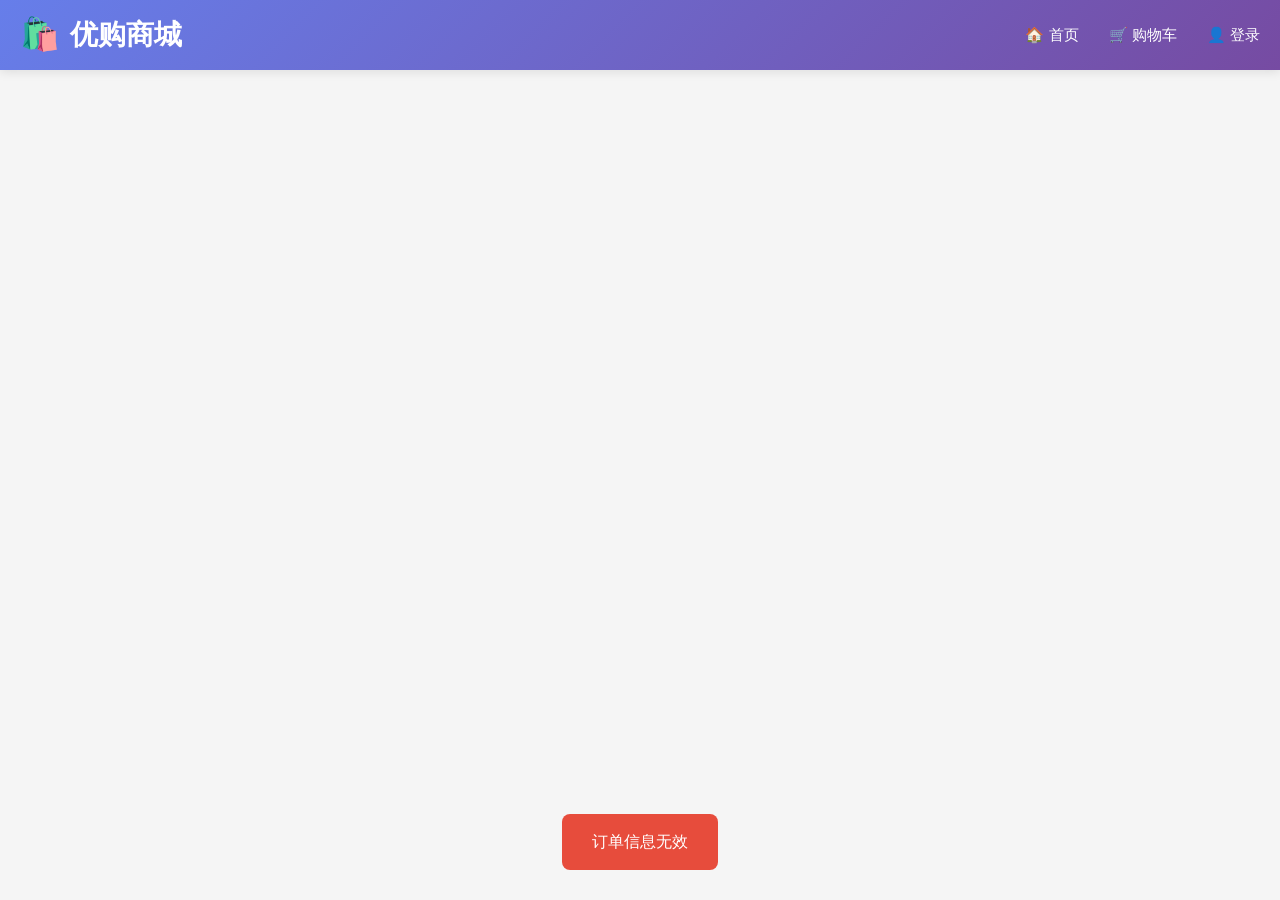
<file: shopping-platform/pages/checkout.html>
<!DOCTYPE html>
<html lang="zh-CN">
<head>
    <meta charset="UTF-8">
    <meta name="viewport" content="width=device-width, initial-scale=1.0">
    <title>订单结算 - 优购商城</title>
    <link rel="stylesheet" href="../css/style.css">
    <link rel="stylesheet" href="../css/cart.css">
    <style>
        .checkout-container {
            max-width: 1000px;
            margin: 0 auto;
            padding: 40px 20px;
        }

        .checkout-header {
            margin-bottom: 30px;
        }

        .checkout-header h1 {
            font-size: 28px;
            color: #333;
        }

        .checkout-steps {
            display: flex;
            align-items: center;
            margin-bottom: 40px;
            padding: 20px;
            background: white;
            border-radius: 12px;
            box-shadow: 0 2px 10px rgba(0,0,0,0.05);
        }

        .step {
            display: flex;
            align-items: center;
            gap: 10px;
            color: #999;
        }

        .step.active {
            color: #667eea;
        }

        .step.completed {
            color: #28a745;
        }

        .step-number {
            width: 32px;
            height: 32px;
            border-radius: 50%;
            background: #eee;
            display: flex;
            align-items: center;
            justify-content: center;
            font-weight: bold;
        }

        .step.active .step-number {
            background: #667eea;
            color: white;
        }

        .step.completed .step-number {
            background: #28a745;
            color: white;
        }

        .step-divider {
            flex: 1;
            height: 2px;
            background: #eee;
            margin: 0 20px;
        }

        .checkout-content {
            display: grid;
            gap: 30px;
        }

        .checkout-section {
            background: white;
            border-radius: 16px;
            padding: 30px;
            box-shadow: 0 2px 15px rgba(0,0,0,0.08);
        }

        .section-title {
            font-size: 18px;
            font-weight: bold;
            margin-bottom: 25px;
            padding-bottom: 15px;
            border-bottom: 1px solid #eee;
        }

        /* 地址选择 */
        .address-list {
            display: grid;
            gap: 15px;
        }

        .address-item {
            border: 2px solid #eee;
            border-radius: 12px;
            padding: 20px;
            cursor: pointer;
            transition: all 0.3s;
        }

        .address-item:hover,
        .address-item.selected {
            border-color: #667eea;
            background: #f8f9ff;
        }

        .address-header {
            display: flex;
            justify-content: space-between;
            align-items: center;
            margin-bottom: 10px;
        }

        .address-name {
            font-weight: bold;
            font-size: 16px;
        }

        .address-phone {
            color: #666;
        }

        .address-default {
            background: #667eea;
            color: white;
            padding: 3px 10px;
            border-radius: 10px;
            font-size: 12px;
        }

        .address-detail {
            color: #666;
            line-height: 1.6;
        }

        .add-address-btn {
            border: 2px dashed #ddd;
            background: none;
            padding: 30px;
            border-radius: 12px;
            cursor: pointer;
            color: #999;
            font-size: 16px;
            transition: all 0.3s;
        }

        .add-address-btn:hover {
            border-color: #667eea;
            color: #667eea;
        }

        /* 支付方式 */
        .payment-methods {
            display: grid;
            grid-template-columns: repeat(auto-fit, minmax(150px, 1fr));
            gap: 15px;
        }

        .payment-method {
            border: 2px solid #eee;
            border-radius: 12px;
            padding: 20px;
            text-align: center;
            cursor: pointer;
            transition: all 0.3s;
        }

        .payment-method:hover,
        .payment-method.selected {
            border-color: #667eea;
            background: #f8f9ff;
        }

        .payment-icon {
            font-size: 36px;
            margin-bottom: 10px;
        }

        .payment-name {
            font-size: 14px;
            color: #333;
        }

        /* 订单商品 */
        .order-items {
            display: flex;
            flex-direction: column;
            gap: 20px;
        }

        .order-item {
            display: grid;
            grid-template-columns: 80px 1fr auto;
            gap: 20px;
            align-items: center;
            padding: 15px;
            background: #f8f9fa;
            border-radius: 10px;
        }

        .order-item img {
            width: 80px;
            height: 80px;
            object-fit: cover;
            border-radius: 8px;
        }

        .order-item-info h4 {
            font-size: 15px;
            margin-bottom: 5px;
        }

        .order-item-info p {
            font-size: 13px;
            color: #999;
        }

        .order-item-price {
            text-align: right;
        }

        .order-item-price .price {
            font-size: 16px;
            font-weight: bold;
            color: #ff4757;
        }

        .order-item-price .quantity {
            font-size: 13px;
            color: #999;
        }

        /* 订单汇总 */
        .order-summary {
            background: #f8f9fa;
            border-radius: 12px;
            padding: 25px;
        }

        .summary-row {
            display: flex;
            justify-content: space-between;
            margin-bottom: 15px;
            color: #666;
        }

        .summary-row.total {
            font-size: 18px;
            font-weight: bold;
            color: #333;
            padding-top: 15px;
            border-top: 1px solid #ddd;
            margin-top: 15px;
        }

        .summary-row .price {
            color: #ff4757;
            font-size: 24px;
        }

        /* 提交按钮 */
        .checkout-actions {
            display: flex;
            justify-content: flex-end;
            gap: 20px;
            align-items: center;
            margin-top: 30px;
        }

        .back-btn {
            padding: 15px 40px;
            border: 1px solid #ddd;
            background: white;
            border-radius: 10px;
            cursor: pointer;
            font-size: 16px;
            transition: all 0.3s;
        }

        .back-btn:hover {
            border-color: #667eea;
            color: #667eea;
        }

        .submit-order-btn {
            padding: 15px 60px;
            background: linear-gradient(135deg, #ff4757 0%, #ff6348 100%);
            color: white;
            border: none;
            border-radius: 10px;
            font-size: 18px;
            font-weight: bold;
            cursor: pointer;
            transition: all 0.3s;
        }

        .submit-order-btn:hover {
            transform: translateY(-2px);
            box-shadow: 0 10px 30px rgba(255, 71, 87, 0.4);
        }

        /* 成功页面 */
        .success-container {
            text-align: center;
            padding: 60px 20px;
        }

        .success-icon {
            font-size: 100px;
            margin-bottom: 30px;
        }

        .success-title {
            font-size: 32px;
            color: #28a745;
            margin-bottom: 20px;
        }

        .success-message {
            font-size: 16px;
            color: #666;
            margin-bottom: 40px;
        }

        .order-info {
            background: #f8f9fa;
            border-radius: 12px;
            padding: 30px;
            max-width: 500px;
            margin: 0 auto 40px;
        }

        .order-info-row {
            display: flex;
            justify-content: space-between;
            margin-bottom: 15px;
        }

        .order-info-row:last-child {
            margin-bottom: 0;
            padding-top: 15px;
            border-top: 1px solid #ddd;
            font-weight: bold;
            font-size: 18px;
        }
    </style>
</head>
<body>
    <!-- 导航栏 -->
    <nav class="navbar">
        <div class="nav-container">
            <a href="../index.html" class="logo">
                <span class="logo-icon">🛍️</span>
                <span>优购商城</span>
            </a>
            <div class="nav-links">
                <a href="../index.html">🏠 首页</a>
                <a href="cart.html">🛒 购物车</a>
                <a href="login.html" id="userLink">👤 登录</a>
            </div>
        </div>
    </nav>

    <!-- 结算内容 -->
    <div class="checkout-container" id="checkoutContainer">
        <!-- 动态生成 -->
    </div>

    <!-- 消息提示 -->
    <div class="toast" id="toast"></div>

    <script src="../js/data.js"></script>
    <script src="../js/main.js"></script>
    <script>
        let orderInfo = null;
        let selectedAddress = 0;
        let selectedPayment = 'alipay';

        // 模拟地址数据
        const addresses = [
            {
                id: 1,
                name: '张三',
                phone: '138****8888',
                province: '北京市',
                city: '北京市',
                district: '朝阳区',
                detail: '建国路88号SOHO现代城A座1201',
                isDefault: true
            },
            {
                id: 2,
                name: '张三',
                phone: '139****6666',
                province: '上海市',
                city: '上海市',
                district: '浦东新区',
                detail: '陆家嘴环路1000号恒生银行大厦',
                isDefault: false
            }
        ];

        document.addEventListener('DOMContentLoaded', function() {
            orderInfo = JSON.parse(localStorage.getItem('currentOrder'));
            
            if (!orderInfo || !orderInfo.items || orderInfo.items.length === 0) {
                showToast('订单信息无效', 'error');
                setTimeout(() => {
                    window.location.href = 'cart.html';
                }, 1500);
                return;
            }
            
            renderCheckout();
            updateUserLink();
        });

        function renderCheckout() {
            const container = document.getElementById('checkoutContainer');
            
            container.innerHTML = `
                <div class="checkout-header">
                    <h1>📝 确认订单</h1>
                </div>

                <div class="checkout-steps">
                    <div class="step completed">
                        <div class="step-number">✓</div>
                        <span>购物车</span>
                    </div>
                    <div class="step-divider"></div>
                    <div class="step active">
                        <div class="step-number">2</div>
                        <span>确认订单</span>
                    </div>
                    <div class="step-divider"></div>
                    <div class="step">
                        <div class="step-number">3</div>
                        <span>支付</span>
                    </div>
                    <div class="step-divider"></div>
                    <div class="step">
                        <div class="step-number">4</div>
                        <span>完成</span>
                    </div>
                </div>

                <div class="checkout-content">
                    <!-- 收货地址 -->
                    <div class="checkout-section">
                        <h3 class="section-title">📍 收货地址</h3>
                        <div class="address-list">
                            ${addresses.map((addr, index) => `
                                <div class="address-item ${index === selectedAddress ? 'selected' : ''}" 
                                     onclick="selectAddress(${index})">
                                    <div class="address-header">
                                        <div>
                                            <span class="address-name">${addr.name}</span>
                                            <span class="address-phone">${addr.phone}</span>
                                            ${addr.isDefault ? '<span class="address-default">默认</span>' : ''}
                                        </div>
                                    </div>
                                    <div class="address-detail">
                                        ${addr.province} ${addr.city} ${addr.district} ${addr.detail}
                                    </div>
                                </div>
                            `).join('')}
                            <button class="add-address-btn" onclick="showToast('功能开发中', 'success')">
                                + 添加新地址
                            </button>
                        </div>
                    </div>

                    <!-- 支付方式 -->
                    <div class="checkout-section">
                        <h3 class="section-title">💳 支付方式</h3>
                        <div class="payment-methods">
                            <div class="payment-method ${selectedPayment === 'alipay' ? 'selected' : ''}" 
                                 onclick="selectPayment('alipay')">
                                <div class="payment-icon">🔵</div>
                                <div class="payment-name">支付宝</div>
                            </div>
                            <div class="payment-method ${selectedPayment === 'wechat' ? 'selected' : ''}" 
                                 onclick="selectPayment('wechat')">
                                <div class="payment-icon">🟢</div>
                                <div class="payment-name">微信支付</div>
                            </div>
                            <div class="payment-method ${selectedPayment === 'card' ? 'selected' : ''}" 
                                 onclick="selectPayment('card')">
                                <div class="payment-icon">💳</div>
                                <div class="payment-name">银行卡</div>
                            </div>
                        </div>
                    </div>

                    <!-- 商品清单 -->
                    <div class="checkout-section">
                        <h3 class="section-title">📦 商品清单</h3>
                        <div class="order-items">
                            ${orderInfo.items.map(item => `
                                <div class="order-item">
                                    <img src="${item.image}" alt="${item.name}">
                                    <div class="order-item-info">
                                        <h4>${item.name}</h4>
                                        <p>数量: ${item.quantity}件</p>
                                    </div>
                                    <div class="order-item-price">
                                        <div class="price">${formatPrice(item.price * item.quantity)}</div>
                                        <div class="quantity">单价: ${formatPrice(item.price)}</div>
                                    </div>
                                </div>
                            `).join('')}
                        </div>
                    </div>

                    <!-- 订单汇总 -->
                    <div class="checkout-section">
                        <h3 class="section-title">📊 订单汇总</h3>
                        <div class="order-summary">
                            <div class="summary-row">
                                <span>商品总额</span>
                                <span>${formatPrice(orderInfo.subtotal)}</span>
                            </div>
                            <div class="summary-row">
                                <span>运费</span>
                                <span>${orderInfo.shipping === 0 ? '免运费' : formatPrice(orderInfo.shipping)}</span>
                            </div>
                            ${orderInfo.discount > 0 ? `
                                <div class="summary-row">
                                    <span>优惠折扣</span>
                                    <span style="color: #28a745;">-${formatPrice(orderInfo.discount)}</span>
                                </div>
                            ` : ''}
                            <div class="summary-row total">
                                <span>应付总额</span>
                                <span class="price">${formatPrice(orderInfo.total)}</span>
                            </div>
                        </div>
                    </div>

                    <!-- 提交订单 -->
                    <div class="checkout-actions">
                        <button class="back-btn" onclick="history.back()">返回购物车</button>
                        <button class="submit-order-btn" onclick="submitOrder()">
                            提交订单 (${formatPrice(orderInfo.total)})
                        </button>
                    </div>
                </div>
            `;
        }

        function selectAddress(index) {
            selectedAddress = index;
            renderCheckout();
        }

        function selectPayment(method) {
            selectedPayment = method;
            renderCheckout();
        }

        function submitOrder() {
            const btn = document.querySelector('.submit-order-btn');
            btn.disabled = true;
            btn.textContent = '处理中...';

            // 模拟订单提交
            setTimeout(() => {
                const orderId = 'ORD' + Date.now();
                
                // 保存订单历史
                const orders = JSON.parse(localStorage.getItem('orders')) || [];
                orders.push({
                    id: orderId,
                    items: orderInfo.items,
                    total: orderInfo.total,
                    address: addresses[selectedAddress],
                    payment: selectedPayment,
                    status: 'paid',
                    createTime: new Date().toLocaleString()
                });
                localStorage.setItem('orders', JSON.stringify(orders));
                
                // 清空当前订单和购物车中已购买的商品
                localStorage.removeItem('currentOrder');
                orderInfo.items.forEach(item => {
                    removeFromCart(item.id);
                });
                
                // 显示成功页面
                renderSuccessPage(orderId);
            }, 1500);
        }

        function renderSuccessPage(orderId) {
            const container = document.getElementById('checkoutContainer');
            
            container.innerHTML = `
                <div class="success-container">
                    <div class="success-icon">🎉</div>
                    <h2 class="success-title">订单提交成功！</h2>
                    <p class="success-message">感谢您的购买，我们将尽快为您发货</p>
                    
                    <div class="order-info">
                        <div class="order-info-row">
                            <span>订单编号</span>
                            <span style="font-family: monospace;">${orderId}</span>
                        </div>
                        <div class="order-info-row">
                            <span>订单金额</span>
                            <span style="color: #ff4757; font-weight: bold;">${formatPrice(orderInfo.total)}</span>
                        </div>
                        <div class="order-info-row">
                            <span>支付方式</span>
                            <span>${selectedPayment === 'alipay' ? '支付宝' : selectedPayment === 'wechat' ? '微信支付' : '银行卡'}</span>
                        </div>
                    </div>
                    
                    <div style="display: flex; gap: 20px; justify-content: center;">
                        <a href="../index.html" class="btn-primary">继续购物</a>
                        <a href="#" class="btn-primary" style="background: #28a745;" onclick="showToast('功能开发中', 'success')">
                            查看订单
                        </a>
                    </div>
                </div>
            `;
            
            // 滚动到顶部
            window.scrollTo(0, 0);
        }
    </script>
</body>
</html>
</file>
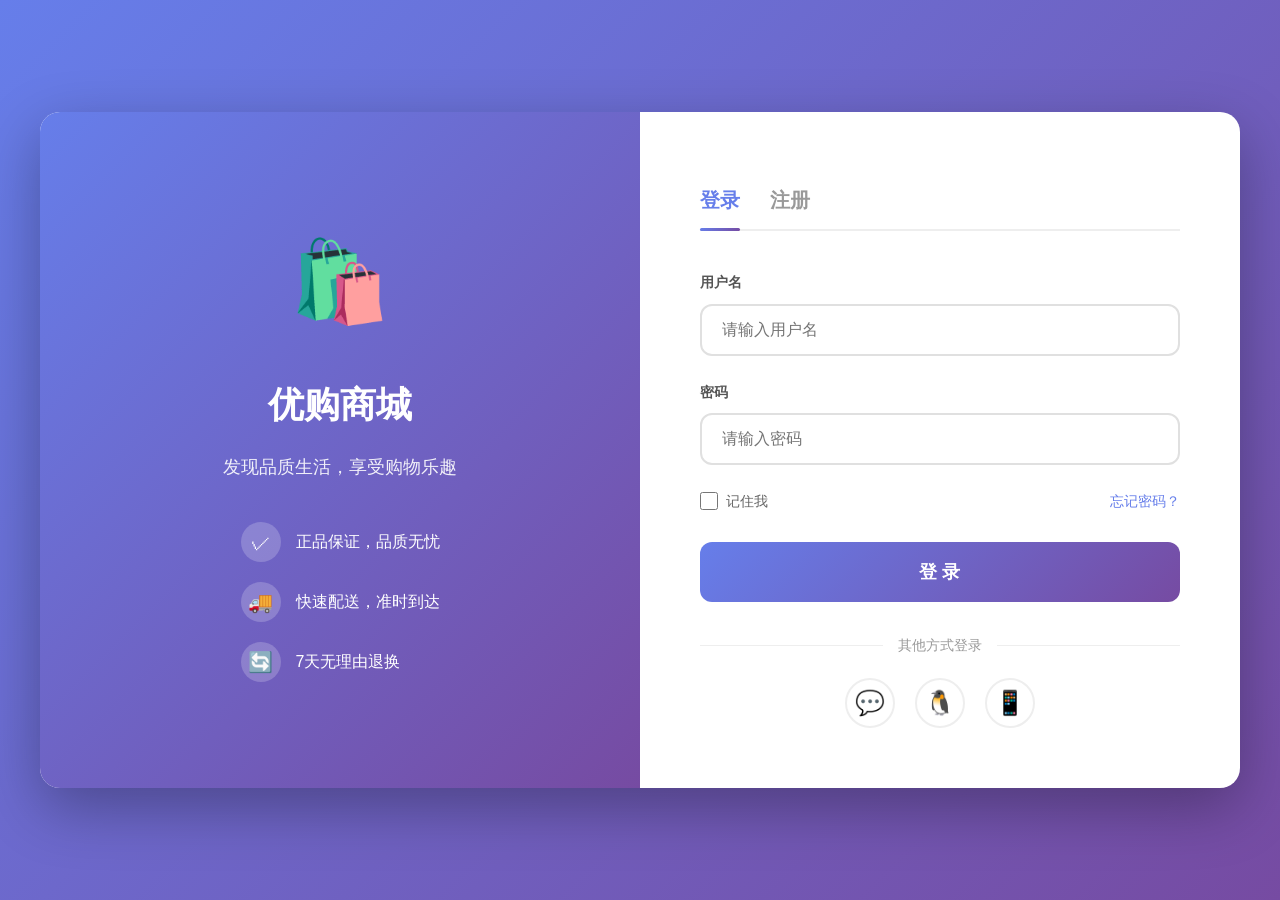
<file: shopping-platform/pages/login.html>
<!DOCTYPE html>
<html lang="zh-CN">
<head>
    <meta charset="UTF-8">
    <meta name="viewport" content="width=device-width, initial-scale=1.0">
    <title>登录/注册 - 优购商城</title>
    <link rel="stylesheet" href="../css/style.css">
    <link rel="stylesheet" href="../css/auth.css">
</head>
<body class="auth-page">
    <div class="auth-container">
        <!-- 左侧品牌区 -->
        <div class="auth-brand">
            <div class="brand-logo">🛍️</div>
            <h1 class="brand-title">优购商城</h1>
            <p class="brand-subtitle">发现品质生活，享受购物乐趣</p>
            <div class="brand-features">
                <div class="feature-item">
                    <div class="feature-icon">✓</div>
                    <span>正品保证，品质无忧</span>
                </div>
                <div class="feature-item">
                    <div class="feature-icon">🚚</div>
                    <span>快速配送，准时到达</span>
                </div>
                <div class="feature-item">
                    <div class="feature-icon">🔄</div>
                    <span>7天无理由退换</span>
                </div>
            </div>
        </div>

        <!-- 右侧表单区 -->
        <div class="auth-form-section">
            <div class="auth-tabs">
                <button class="auth-tab active" onclick="switchAuthTab('login')">登录</button>
                <button class="auth-tab" onclick="switchAuthTab('register')">注册</button>
            </div>

            <!-- 登录表单 -->
            <form class="auth-form active" id="loginForm" onsubmit="handleLogin(event)">
                <div class="form-group">
                    <label class="form-label">用户名</label>
                    <input type="text" class="form-input" id="loginUsername" placeholder="请输入用户名" required>
                    <div class="error-message" id="loginUsernameError">用户名不能为空</div>
                </div>
                <div class="form-group">
                    <label class="form-label">密码</label>
                    <input type="password" class="form-input" id="loginPassword" placeholder="请输入密码" required>
                    <div class="error-message" id="loginPasswordError">密码不能为空</div>
                </div>
                <div class="form-options">
                    <label class="remember-me">
                        <input type="checkbox" id="rememberMe">
                        <span>记住我</span>
                    </label>
                    <a href="#" class="forgot-password">忘记密码？</a>
                </div>
                <button type="submit" class="btn-submit">登 录</button>
            </form>

            <!-- 注册表单 -->
            <form class="auth-form" id="registerForm" onsubmit="handleRegister(event)">
                <div class="form-group">
                    <label class="form-label">用户名</label>
                    <input type="text" class="form-input" id="regUsername" placeholder="请输入用户名（3-20位字母数字）" required>
                    <div class="error-message" id="regUsernameError">用户名格式不正确</div>
                </div>
                <div class="form-group">
                    <label class="form-label">邮箱</label>
                    <input type="email" class="form-input" id="regEmail" placeholder="请输入邮箱地址" required>
                    <div class="error-message" id="regEmailError">邮箱格式不正确</div>
                </div>
                <div class="form-group">
                    <label class="form-label">密码</label>
                    <input type="password" class="form-input" id="regPassword" placeholder="请输入密码（6-20位）" required>
                    <div class="error-message" id="regPasswordError">密码长度不能少于6位</div>
                </div>
                <div class="form-group">
                    <label class="form-label">确认密码</label>
                    <input type="password" class="form-input" id="regConfirmPassword" placeholder="请再次输入密码" required>
                    <div class="error-message" id="regConfirmPasswordError">两次输入的密码不一致</div>
                </div>
                <button type="submit" class="btn-submit">注 册</button>
            </form>

            <!-- 社交登录 -->
            <div class="social-login">
                <div class="social-divider">
                    <span>其他方式登录</span>
                </div>
                <div class="social-buttons">
                    <button class="social-btn" title="微信登录">💬</button>
                    <button class="social-btn" title="QQ登录">🐧</button>
                    <button class="social-btn" title="微博登录">📱</button>
                </div>
            </div>
        </div>
    </div>

    <!-- 消息提示 -->
    <div class="toast" id="toast"></div>

    <script src="../js/data.js"></script>
    <script>
        // 切换登录/注册标签
        function switchAuthTab(tab) {
            document.querySelectorAll('.auth-tab').forEach(t => t.classList.remove('active'));
            document.querySelectorAll('.auth-form').forEach(f => f.classList.remove('active'));
            
            event.target.classList.add('active');
            document.getElementById(tab + 'Form').classList.add('active');
        }

        // 显示错误信息
        function showError(fieldId, show) {
            const field = document.getElementById(fieldId);
            const error = document.getElementById(fieldId + 'Error');
            
            if (show) {
                field.classList.add('error');
                error.classList.add('show');
            } else {
                field.classList.remove('error');
                error.classList.remove('show');
            }
        }

        // 清除所有错误
        function clearErrors() {
            document.querySelectorAll('.form-input').forEach(input => input.classList.remove('error'));
            document.querySelectorAll('.error-message').forEach(error => error.classList.remove('show'));
        }

        // 显示消息提示
        function showToast(message, type = 'success') {
            const toast = document.getElementById('toast');
            toast.textContent = message;
            toast.className = `toast ${type} show`;
            
            setTimeout(() => {
                toast.classList.remove('show');
            }, 3000);
        }

        // 处理登录
        function handleLogin(event) {
            event.preventDefault();
            clearErrors();
            
            const username = document.getElementById('loginUsername').value.trim();
            const password = document.getElementById('loginPassword').value;
            
            // 验证
            let hasError = false;
            
            if (!username) {
                showError('loginUsername', true);
                hasError = true;
            }
            
            if (!password) {
                showError('loginPassword', true);
                hasError = true;
            }
            
            if (hasError) return;
            
            // 模拟登录验证
            if (login(username, password)) {
                showToast('登录成功！', 'success');
                setTimeout(() => {
                    // 检查是否有跳转目标
                    const redirect = localStorage.getItem('redirectAfterLogin');
                    if (redirect) {
                        localStorage.removeItem('redirectAfterLogin');
                        window.location.href = redirect;
                    } else {
                        window.location.href = '../index.html';
                    }
                }, 1500);
            } else {
                // 检查是否是已注册用户
                const users = JSON.parse(localStorage.getItem('users')) || [];
                const user = users.find(u => u.username === username);
                
                if (!user) {
                    showToast('用户名不存在，请先注册', 'error');
                    setTimeout(() => {
                        switchAuthTab('register');
                        document.getElementById('regUsername').value = username;
                    }, 1500);
                } else {
                    showToast('密码错误，请重试', 'error');
                }
            }
        }

        // 处理注册
        function handleRegister(event) {
            event.preventDefault();
            clearErrors();
            
            const username = document.getElementById('regUsername').value.trim();
            const email = document.getElementById('regEmail').value.trim();
            const password = document.getElementById('regPassword').value;
            const confirmPassword = document.getElementById('regConfirmPassword').value;
            
            // 验证
            let hasError = false;
            
            if (!username || username.length < 3 || username.length > 20) {
                showError('regUsername', true);
                hasError = true;
            }
            
            if (!email || !email.includes('@')) {
                showError('regEmail', true);
                hasError = true;
            }
            
            if (!password || password.length < 6) {
                showError('regPassword', true);
                hasError = true;
            }
            
            if (password !== confirmPassword) {
                showError('regConfirmPassword', true);
                hasError = true;
            }
            
            if (hasError) return;
            
            // 执行注册
            const result = register(username, email, password);
            
            if (result.success) {
                showToast('注册成功！请登录', 'success');
                setTimeout(() => {
                    switchAuthTab('login');
                    document.getElementById('loginUsername').value = username;
                }, 1500);
            } else {
                showToast(result.message, 'error');
                showError('regUsername', true);
            }
        }

        // 检查是否已登录
        document.addEventListener('DOMContentLoaded', function() {
            if (checkLogin()) {
                showToast('您已登录，正在跳转...', 'success');
                setTimeout(() => {
                    window.location.href = '../index.html';
                }, 1500);
            }
            
            // 检查URL参数
            const urlParams = new URLSearchParams(window.location.search);
            if (urlParams.get('action') === 'register') {
                document.querySelector('.auth-tab:nth-child(2)').click();
            }
        });
    </script>
</body>
</html>
</file>
<file: shopping-platform/css/style.css>
/* 全局样式 */
* {
    margin: 0;
    padding: 0;
    box-sizing: border-box;
}

body {
    font-family: -apple-system, BlinkMacSystemFont, 'Segoe UI', Roboto, 'Helvetica Neue', Arial, sans-serif;
    background-color: #f5f5f5;
    color: #333;
    line-height: 1.6;
}

a {
    text-decoration: none;
    color: inherit;
}

button {
    cursor: pointer;
    border: none;
    outline: none;
}

/* 导航栏 */
.navbar {
    background: linear-gradient(135deg, #667eea 0%, #764ba2 100%);
    color: white;
    padding: 0 20px;
    position: sticky;
    top: 0;
    z-index: 1000;
    box-shadow: 0 2px 10px rgba(0,0,0,0.1);
}

.nav-container {
    max-width: 1400px;
    margin: 0 auto;
    display: flex;
    justify-content: space-between;
    align-items: center;
    height: 70px;
}

.logo {
    font-size: 28px;
    font-weight: bold;
    display: flex;
    align-items: center;
    gap: 10px;
}

.logo-icon {
    font-size: 32px;
}

.search-box {
    flex: 1;
    max-width: 500px;
    margin: 0 40px;
    position: relative;
}

.search-box input {
    width: 100%;
    padding: 12px 45px 12px 20px;
    border: none;
    border-radius: 25px;
    font-size: 14px;
    background: rgba(255,255,255,0.95);
}

.search-box button {
    position: absolute;
    right: 5px;
    top: 50%;
    transform: translateY(-50%);
    background: #667eea;
    color: white;
    border: none;
    padding: 8px 20px;
    border-radius: 20px;
    cursor: pointer;
    transition: all 0.3s;
}

.search-box button:hover {
    background: #764ba2;
}

.nav-links {
    display: flex;
    gap: 30px;
    align-items: center;
}

.nav-links a {
    display: flex;
    align-items: center;
    gap: 5px;
    font-size: 15px;
    transition: opacity 0.3s;
    position: relative;
}

.nav-links a:hover {
    opacity: 0.8;
}

.cart-icon {
    position: relative;
}

.cart-count {
    position: absolute;
    top: -8px;
    right: -8px;
    background: #ff4757;
    color: white;
    font-size: 11px;
    padding: 2px 6px;
    border-radius: 10px;
    min-width: 18px;
    text-align: center;
    display: none;
}

/* 主要内容区 */
.main-container {
    max-width: 1400px;
    margin: 0 auto;
    padding: 20px;
}

/* 轮播图 */
.hero-section {
    margin-bottom: 30px;
}

.carousel {
    position: relative;
    height: 400px;
    border-radius: 16px;
    overflow: hidden;
    box-shadow: 0 4px 20px rgba(0,0,0,0.1);
}

.carousel-item {
    position: absolute;
    width: 100%;
    height: 100%;
    opacity: 0;
    transition: opacity 0.5s;
    background: linear-gradient(135deg, #667eea 0%, #764ba2 100%);
    display: flex;
    align-items: center;
    justify-content: center;
    color: white;
}

.carousel-item.active {
    opacity: 1;
}

.carousel-content {
    text-align: center;
    padding: 40px;
}

.carousel-content h2 {
    font-size: 48px;
    margin-bottom: 20px;
    text-shadow: 2px 2px 4px rgba(0,0,0,0.2);
}

.carousel-content p {
    font-size: 20px;
    margin-bottom: 30px;
    opacity: 0.95;
}

.btn-primary {
    background: white;
    color: #667eea;
    padding: 15px 40px;
    border-radius: 30px;
    font-size: 16px;
    font-weight: bold;
    transition: all 0.3s;
    display: inline-block;
}

.btn-primary:hover {
    transform: translateY(-2px);
    box-shadow: 0 10px 30px rgba(0,0,0,0.2);
}

/* 分类导航 */
.category-section {
    margin-bottom: 30px;
}

.category-list {
    display: flex;
    gap: 15px;
    flex-wrap: wrap;
    justify-content: center;
}

.category-item {
    background: white;
    padding: 15px 25px;
    border-radius: 12px;
    display: flex;
    align-items: center;
    gap: 8px;
    cursor: pointer;
    transition: all 0.3s;
    box-shadow: 0 2px 10px rgba(0,0,0,0.05);
}

.category-item:hover,
.category-item.active {
    background: linear-gradient(135deg, #667eea 0%, #764ba2 100%);
    color: white;
    transform: translateY(-2px);
    box-shadow: 0 5px 20px rgba(102, 126, 234, 0.3);
}

.category-icon {
    font-size: 24px;
}

/* 商品网格 */
.products-section {
    margin-bottom: 40px;
}

.section-header {
    display: flex;
    justify-content: space-between;
    align-items: center;
    margin-bottom: 25px;
}

.section-title {
    font-size: 28px;
    font-weight: bold;
    color: #333;
}

.sort-options {
    display: flex;
    gap: 10px;
}

.sort-btn {
    padding: 8px 16px;
    border: 1px solid #ddd;
    background: white;
    border-radius: 20px;
    cursor: pointer;
    transition: all 0.3s;
}

.sort-btn:hover,
.sort-btn.active {
    background: #667eea;
    color: white;
    border-color: #667eea;
}

.products-grid {
    display: grid;
    grid-template-columns: repeat(auto-fill, minmax(280px, 1fr));
    gap: 25px;
}

.product-card {
    background: white;
    border-radius: 16px;
    overflow: hidden;
    box-shadow: 0 2px 15px rgba(0,0,0,0.08);
    transition: all 0.3s;
    cursor: pointer;
}

.product-card:hover {
    transform: translateY(-5px);
    box-shadow: 0 10px 30px rgba(0,0,0,0.15);
}

.product-image {
    width: 100%;
    height: 280px;
    object-fit: cover;
    transition: transform 0.3s;
}

.product-card:hover .product-image {
    transform: scale(1.05);
}

.product-info {
    padding: 20px;
}

.product-category {
    color: #667eea;
    font-size: 12px;
    font-weight: 600;
    text-transform: uppercase;
    margin-bottom: 8px;
}

.product-name {
    font-size: 18px;
    font-weight: bold;
    margin-bottom: 8px;
    color: #333;
    overflow: hidden;
    text-overflow: ellipsis;
    white-space: nowrap;
}

.product-description {
    font-size: 14px;
    color: #666;
    margin-bottom: 12px;
    overflow: hidden;
    text-overflow: ellipsis;
    display: -webkit-box;
    -webkit-line-clamp: 2;
    -webkit-box-orient: vertical;
}

.product-rating {
    display: flex;
    align-items: center;
    gap: 5px;
    margin-bottom: 12px;
}

.stars {
    color: #ffc107;
}

.rating-text {
    font-size: 13px;
    color: #666;
}

.product-price-row {
    display: flex;
    justify-content: space-between;
    align-items: center;
}

.product-price {
    display: flex;
    align-items: baseline;
    gap: 8px;
}

.current-price {
    font-size: 22px;
    font-weight: bold;
    color: #ff4757;
}

.original-price {
    font-size: 14px;
    color: #999;
    text-decoration: line-through;
}

.add-to-cart-btn {
    background: linear-gradient(135deg, #667eea 0%, #764ba2 100%);
    color: white;
    width: 45px;
    height: 45px;
    border-radius: 50%;
    display: flex;
    align-items: center;
    justify-content: center;
    font-size: 20px;
    transition: all 0.3s;
}

.add-to-cart-btn:hover {
    transform: scale(1.1);
    box-shadow: 0 5px 15px rgba(102, 126, 234, 0.4);
}

/* 页脚 */
.footer {
    background: #2c3e50;
    color: white;
    padding: 50px 20px 20px;
    margin-top: 60px;
}

.footer-content {
    max-width: 1400px;
    margin: 0 auto;
    display: grid;
    grid-template-columns: repeat(auto-fit, minmax(250px, 1fr));
    gap: 40px;
    margin-bottom: 30px;
}

.footer-section h3 {
    margin-bottom: 20px;
    font-size: 18px;
}

.footer-section ul {
    list-style: none;
}

.footer-section li {
    margin-bottom: 10px;
}

.footer-section a {
    color: #bdc3c7;
    transition: color 0.3s;
}

.footer-section a:hover {
    color: white;
}

.footer-bottom {
    text-align: center;
    padding-top: 20px;
    border-top: 1px solid #34495e;
    color: #95a5a6;
}

/* 响应式设计 */
@media (max-width: 768px) {
    .nav-container {
        flex-wrap: wrap;
        height: auto;
        padding: 15px 0;
    }
    
    .search-box {
        order: 3;
        margin: 15px 0 0 0;
        max-width: 100%;
    }
    
    .carousel {
        height: 300px;
    }
    
    .carousel-content h2 {
        font-size: 32px;
    }
    
    .products-grid {
        grid-template-columns: repeat(auto-fill, minmax(200px, 1fr));
        gap: 15px;
    }
    
    .category-list {
        gap: 10px;
    }
    
    .category-item {
        padding: 10px 15px;
        font-size: 14px;
    }
}

/* 加载动画 */
.loading {
    display: flex;
    justify-content: center;
    align-items: center;
    height: 200px;
}

.spinner {
    width: 50px;
    height: 50px;
    border: 4px solid #f3f3f3;
    border-top: 4px solid #667eea;
    border-radius: 50%;
    animation: spin 1s linear infinite;
}

@keyframes spin {
    0% { transform: rotate(0deg); }
    100% { transform: rotate(360deg); }
}

/* 消息提示 */
.toast {
    position: fixed;
    bottom: 30px;
    left: 50%;
    transform: translateX(-50%) translateY(100px);
    background: #333;
    color: white;
    padding: 15px 30px;
    border-radius: 8px;
    z-index: 9999;
    opacity: 0;
    transition: all 0.3s;
}

.toast.show {
    opacity: 1;
    transform: translateX(-50%) translateY(0);
}

.toast.success {
    background: #2ecc71;
}

.toast.error {
    background: #e74c3c;
}
</file>
<file: shopping-platform/css/cart.css>
/* 购物车页面样式 */
.cart-container {
    max-width: 1200px;
    margin: 0 auto;
    padding: 40px 20px;
}

.cart-header {
    margin-bottom: 30px;
}

.cart-header h1 {
    font-size: 28px;
    color: #333;
    display: flex;
    align-items: center;
    gap: 10px;
}

.cart-content {
    display: grid;
    grid-template-columns: 1fr 350px;
    gap: 30px;
}

/* 购物车商品列表 */
.cart-items {
    background: white;
    border-radius: 16px;
    padding: 25px;
    box-shadow: 0 2px 15px rgba(0,0,0,0.08);
}

.cart-item {
    display: grid;
    grid-template-columns: auto 100px 1fr auto auto auto;
    align-items: center;
    gap: 20px;
    padding: 20px 0;
    border-bottom: 1px solid #eee;
}

.cart-item:last-child {
    border-bottom: none;
}

.item-checkbox {
    width: 20px;
    height: 20px;
    cursor: pointer;
}

.item-image {
    width: 100px;
    height: 100px;
    object-fit: cover;
    border-radius: 10px;
}

.item-info {
    display: flex;
    flex-direction: column;
    gap: 8px;
}

.item-name {
    font-size: 16px;
    font-weight: 600;
    color: #333;
}

.item-category {
    font-size: 13px;
    color: #667eea;
}

.item-price {
    font-size: 18px;
    font-weight: bold;
    color: #ff4757;
}

.item-quantity {
    display: flex;
    align-items: center;
    border: 1px solid #ddd;
    border-radius: 8px;
    overflow: hidden;
}

.qty-btn {
    width: 35px;
    height: 35px;
    background: #f8f9fa;
    border: none;
    font-size: 16px;
    cursor: pointer;
    transition: background 0.3s;
}

.qty-btn:hover {
    background: #e9ecef;
}

.qty-input {
    width: 50px;
    height: 35px;
    border: none;
    text-align: center;
    font-size: 14px;
}

.item-subtotal {
    font-size: 18px;
    font-weight: bold;
    color: #ff4757;
    min-width: 100px;
    text-align: right;
}

.item-remove {
    background: none;
    border: none;
    color: #999;
    font-size: 20px;
    cursor: pointer;
    padding: 5px 10px;
    transition: color 0.3s;
}

.item-remove:hover {
    color: #ff4757;
}

/* 购物车操作栏 */
.cart-actions {
    display: flex;
    justify-content: space-between;
    align-items: center;
    padding: 20px 0;
    border-top: 2px solid #eee;
    margin-top: 20px;
}

.select-all {
    display: flex;
    align-items: center;
    gap: 10px;
    cursor: pointer;
}

.select-all input {
    width: 18px;
    height: 18px;
}

.clear-cart {
    color: #999;
    background: none;
    border: none;
    cursor: pointer;
    font-size: 14px;
    transition: color 0.3s;
}

.clear-cart:hover {
    color: #ff4757;
}

/* 空购物车 */
.empty-cart {
    text-align: center;
    padding: 80px 20px;
}

.empty-cart-icon {
    font-size: 100px;
    margin-bottom: 20px;
}

.empty-cart h2 {
    font-size: 24px;
    color: #333;
    margin-bottom: 10px;
}

.empty-cart p {
    color: #999;
    margin-bottom: 30px;
}

/* 结算侧边栏 */
.cart-sidebar {
    display: flex;
    flex-direction: column;
    gap: 20px;
}

.summary-card {
    background: white;
    border-radius: 16px;
    padding: 25px;
    box-shadow: 0 2px 15px rgba(0,0,0,0.08);
}

.summary-title {
    font-size: 18px;
    font-weight: bold;
    margin-bottom: 20px;
    color: #333;
}

.summary-row {
    display: flex;
    justify-content: space-between;
    margin-bottom: 15px;
    color: #666;
    font-size: 15px;
}

.summary-row.discount {
    color: #28a745;
}

.summary-divider {
    height: 1px;
    background: #eee;
    margin: 20px 0;
}

.summary-total {
    display: flex;
    justify-content: space-between;
    align-items: center;
    font-size: 18px;
    font-weight: bold;
}

.total-price {
    font-size: 28px;
    color: #ff4757;
}

.checkout-btn {
    width: 100%;
    background: linear-gradient(135deg, #ff4757 0%, #ff6348 100%);
    color: white;
    padding: 18px;
    border-radius: 12px;
    font-size: 18px;
    font-weight: bold;
    border: none;
    cursor: pointer;
    margin-top: 20px;
    transition: all 0.3s;
}

.checkout-btn:hover:not(:disabled) {
    transform: translateY(-2px);
    box-shadow: 0 10px 30px rgba(255, 71, 87, 0.4);
}

.checkout-btn:disabled {
    background: #ccc;
    cursor: not-allowed;
}

/* 优惠券 */
.coupon-section {
    margin-top: 20px;
}

.coupon-input {
    display: flex;
    gap: 10px;
}

.coupon-input input {
    flex: 1;
    padding: 12px 15px;
    border: 1px solid #ddd;
    border-radius: 8px;
    font-size: 14px;
}

.coupon-btn {
    background: #667eea;
    color: white;
    padding: 12px 20px;
    border-radius: 8px;
    border: none;
    cursor: pointer;
    font-size: 14px;
    transition: background 0.3s;
}

.coupon-btn:hover {
    background: #764ba2;
}

/* 推荐商品 */
.recommend-section {
    margin-top: 40px;
}

.recommend-title {
    font-size: 22px;
    font-weight: bold;
    margin-bottom: 25px;
    color: #333;
}

/* 响应式 */
@media (max-width: 968px) {
    .cart-content {
        grid-template-columns: 1fr;
    }
    
    .cart-item {
        grid-template-columns: auto 80px 1fr;
        grid-template-rows: auto auto auto;
        gap: 10px;
    }
    
    .item-checkbox {
        grid-row: 1 / -1;
    }
    
    .item-image {
        grid-row: 1 / -1;
        width: 80px;
        height: 80px;
    }
    
    .item-info {
        grid-column: 3;
    }
    
    .item-price {
        grid-column: 3;
    }
    
    .item-quantity {
        grid-column: 3;
        justify-self: start;
    }
    
    .item-subtotal {
        grid-column: 3;
        text-align: left;
    }
    
    .item-remove {
        position: absolute;
        right: 0;
        top: 20px;
    }
}
</file>
<file: shopping-platform/css/auth.css>
/* 登录注册页面样式 */
.auth-page {
    min-height: 100vh;
    display: flex;
    background: linear-gradient(135deg, #667eea 0%, #764ba2 100%);
}

.auth-container {
    display: flex;
    width: 100%;
    max-width: 1200px;
    margin: auto;
    background: white;
    border-radius: 20px;
    overflow: hidden;
    box-shadow: 0 20px 60px rgba(0,0,0,0.3);
}

/* 左侧品牌区 */
.auth-brand {
    flex: 1;
    background: linear-gradient(135deg, #667eea 0%, #764ba2 100%);
    color: white;
    padding: 60px;
    display: flex;
    flex-direction: column;
    justify-content: center;
    align-items: center;
    text-align: center;
}

.brand-logo {
    font-size: 80px;
    margin-bottom: 30px;
}

.brand-title {
    font-size: 36px;
    font-weight: bold;
    margin-bottom: 20px;
}

.brand-subtitle {
    font-size: 18px;
    opacity: 0.9;
    line-height: 1.6;
}

.brand-features {
    margin-top: 40px;
    display: flex;
    flex-direction: column;
    gap: 20px;
}

.feature-item {
    display: flex;
    align-items: center;
    gap: 15px;
    font-size: 16px;
}

.feature-icon {
    width: 40px;
    height: 40px;
    background: rgba(255,255,255,0.2);
    border-radius: 50%;
    display: flex;
    align-items: center;
    justify-content: center;
    font-size: 20px;
}

/* 右侧表单区 */
.auth-form-section {
    flex: 1;
    padding: 60px;
    display: flex;
    flex-direction: column;
    justify-content: center;
}

.auth-tabs {
    display: flex;
    gap: 30px;
    margin-bottom: 40px;
    border-bottom: 2px solid #eee;
}

.auth-tab {
    padding: 15px 0;
    font-size: 20px;
    font-weight: 600;
    color: #999;
    background: none;
    border: none;
    cursor: pointer;
    position: relative;
    transition: color 0.3s;
}

.auth-tab.active {
    color: #667eea;
}

.auth-tab.active::after {
    content: '';
    position: absolute;
    bottom: -2px;
    left: 0;
    right: 0;
    height: 3px;
    background: linear-gradient(135deg, #667eea 0%, #764ba2 100%);
    border-radius: 3px;
}

.auth-form {
    display: none;
}

.auth-form.active {
    display: block;
}

.form-group {
    margin-bottom: 25px;
}

.form-label {
    display: block;
    margin-bottom: 10px;
    font-size: 14px;
    font-weight: 600;
    color: #555;
}

.form-input {
    width: 100%;
    padding: 15px 20px;
    border: 2px solid #e0e0e0;
    border-radius: 12px;
    font-size: 16px;
    transition: all 0.3s;
}

.form-input:focus {
    outline: none;
    border-color: #667eea;
}

.form-input.error {
    border-color: #ff4757;
}

.error-message {
    color: #ff4757;
    font-size: 13px;
    margin-top: 5px;
    display: none;
}

.error-message.show {
    display: block;
}

.form-options {
    display: flex;
    justify-content: space-between;
    align-items: center;
    margin-bottom: 30px;
}

.remember-me {
    display: flex;
    align-items: center;
    gap: 8px;
    cursor: pointer;
    font-size: 14px;
    color: #666;
}

.remember-me input {
    width: 18px;
    height: 18px;
}

.forgot-password {
    color: #667eea;
    font-size: 14px;
    transition: color 0.3s;
}

.forgot-password:hover {
    color: #764ba2;
}

.btn-submit {
    width: 100%;
    background: linear-gradient(135deg, #667eea 0%, #764ba2 100%);
    color: white;
    padding: 18px;
    border-radius: 12px;
    font-size: 18px;
    font-weight: bold;
    border: none;
    cursor: pointer;
    transition: all 0.3s;
}

.btn-submit:hover {
    transform: translateY(-2px);
    box-shadow: 0 10px 30px rgba(102, 126, 234, 0.4);
}

.btn-submit:disabled {
    background: #ccc;
    cursor: not-allowed;
    transform: none;
    box-shadow: none;
}

/* 社交登录 */
.social-login {
    margin-top: 30px;
    text-align: center;
}

.social-divider {
    position: relative;
    margin-bottom: 20px;
}

.social-divider::before {
    content: '';
    position: absolute;
    top: 50%;
    left: 0;
    right: 0;
    height: 1px;
    background: #eee;
}

.social-divider span {
    position: relative;
    background: white;
    padding: 0 15px;
    color: #999;
    font-size: 14px;
}

.social-buttons {
    display: flex;
    justify-content: center;
    gap: 20px;
}

.social-btn {
    width: 50px;
    height: 50px;
    border-radius: 50%;
    border: 2px solid #eee;
    background: white;
    cursor: pointer;
    font-size: 24px;
    transition: all 0.3s;
    display: flex;
    align-items: center;
    justify-content: center;
}

.social-btn:hover {
    border-color: #667eea;
    transform: translateY(-2px);
}

/* 响应式 */
@media (max-width: 968px) {
    .auth-page {
        padding: 20px;
    }
    
    .auth-container {
        flex-direction: column;
    }
    
    .auth-brand {
        padding: 40px 30px;
    }
    
    .brand-logo {
        font-size: 60px;
    }
    
    .brand-title {
        font-size: 28px;
    }
    
    .auth-form-section {
        padding: 40px 30px;
    }
}
</file>
